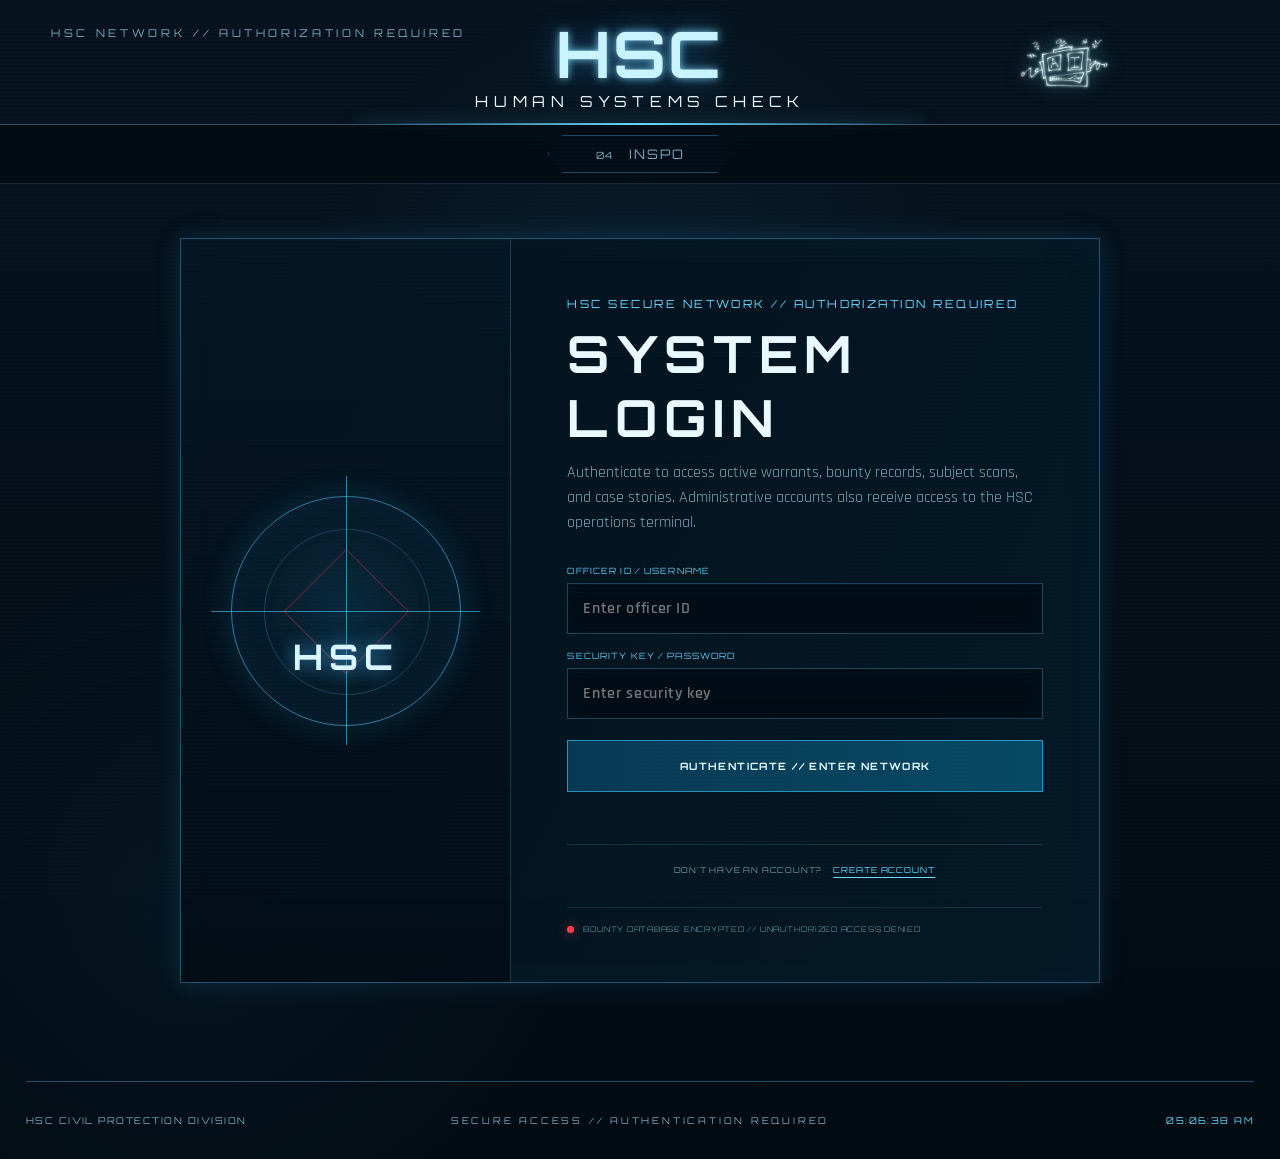
<file: Bounty_APP/Web/index.html>
<!doctype html>
<html lang="en">
<head>
  <meta charset="utf-8" />
  <meta name="viewport" content="width=device-width, initial-scale=1" />
  <meta name="theme-color" content="#06111b" />
  <title>HSC // Human Systems Check Web Application</title>
  <link rel="preconnect" href="https://fonts.googleapis.com">
  <link rel="preconnect" href="https://fonts.gstatic.com" crossorigin>
  <link href="https://fonts.googleapis.com/css2?family=Orbitron:wght@400;500;600;700;800&family=Rajdhani:wght@400;500;600;700&display=swap" rel="stylesheet">
  <link rel="stylesheet" href="styles.css" />
</head>
<body class="page hsc-single-app">
  <div class="scanlines" aria-hidden="true"></div>
  <div class="grid-overlay" aria-hidden="true"></div>

  <header class="site-header compact">
    <div id="header-context" class="header-left micro-copy">CIVIL PROTECTION // ACTIVE NETWORK</div>
    <a class="brand app-route" href="#home" data-route="home" aria-label="HSC home">
      <span class="brand-title">HSC</span>
      <span class="brand-subtitle">Human Systems Check</span>
    </a>
    <img class="robot-logo" src="assets/robot-logo.png" alt="HSC robot logo" />
    <button id="logout-button" class="logout-button header-logout" type="button" hidden>LOG OUT</button>
  </header>

  <nav class="top-nav top-nav-single" aria-label="Primary navigation">
    <a class="nav-chip app-route" href="#inspo" data-route="inspo"><span>04</span> INSPO</a>
    <a class="nav-chip app-route auth-only" href="#customer-service" data-route="customer-service"><span>05</span> CUSTOMER SERVICE</a>
  </nav>

  <main id="app-shell" class="single-app-shell">
    <section class="app-view" data-view="login" aria-hidden="true">
      <div class="login-shell">
        <section class="login-panel panel-frame" aria-labelledby="login-title">
          <div class="login-emblem" aria-hidden="true">
            <div class="login-reticle"><span></span><strong>HSC</strong></div>
          </div>
          <div class="login-copy">
            <p class="section-tag">HSC SECURE NETWORK // AUTHORIZATION REQUIRED</p>
            <h1 id="login-title">SYSTEM LOGIN</h1>
            <p class="login-intro">Authenticate to access active warrants, bounty records, subject scans, and case stories. Administrative accounts also receive access to the HSC operations terminal.</p>
            <form id="login-form" class="login-form" autocomplete="off">
              <label class="login-field">
                <span>OFFICER ID / USERNAME</span>
                <input id="login-username" name="username" type="text" autocomplete="username" required placeholder="Enter officer ID" />
              </label>
              <label class="login-field">
                <span>SECURITY KEY / PASSWORD</span>
                <input id="login-password" name="password" type="password" autocomplete="current-password" required placeholder="Enter security key" />
              </label>
              <button class="login-submit" type="submit">AUTHENTICATE // ENTER NETWORK</button>
              <p id="login-message" class="login-message" role="alert"></p>
            </form>

            <div class="signup-prompt">
              <span>DON'T HAVE AN ACCOUNT?</span>
              <button id="open-signup" class="signup-link" type="button">CREATE ACCOUNT</button>
            </div>

            <form id="signup-form" class="login-form signup-form" autocomplete="off" hidden>
              <div class="signup-heading">
                <p class="section-tag">NEW USER REGISTRATION</p>
                <button id="close-signup" class="signup-close" type="button" aria-label="Return to sign in">RETURN TO SIGN IN</button>
              </div>
              <label class="login-field">
                <span>DISPLAY NAME</span>
                <input id="signup-display-name" name="displayName" type="text" autocomplete="name" required placeholder="Enter display name" />
              </label>
              <label class="login-field">
                <span>USERNAME</span>
                <input id="signup-username" name="username" type="text" autocomplete="username" required minlength="3" placeholder="Create username" />
              </label>
              <label class="login-field">
                <span>PASSWORD</span>
                <input id="signup-password" name="password" type="password" autocomplete="new-password" required minlength="4" placeholder="Create password" />
              </label>
              <label class="login-field">
                <span>CONFIRM PASSWORD</span>
                <input id="signup-confirm-password" name="confirmPassword" type="password" autocomplete="new-password" required minlength="4" placeholder="Confirm password" />
              </label>
              <button class="login-submit signup-submit" type="submit">CREATE ACCOUNT // REGISTER</button>
              <p id="signup-message" class="login-message" role="alert"></p>
            </form>
            <div class="login-security-note">
              <span class="pulse-dot"></span>
              <span>BOUNTY DATABASE ENCRYPTED // UNAUTHORIZED ACCESS DENIED</span>
            </div>
          </div>
        </section>
      </div>
    </section>
    <section class="app-view" data-view="home" aria-hidden="true">
<div class="bounty-board-shell">
  <section class="bounty-board-head panel-frame">
    <div>
      <p class="section-tag">HSC GLOBAL THREAT DATABASE // ACTIVE WARRANTS</p>
      <h1>WANTED BOUNTY BOARD</h1>
      <p>Select a subject portrait to open the last-seen locator. Select the red bounty button to open that subject's case story.</p>
    </div>
  </section>
  <section class="bounty-list" id="bounty-list" aria-label="Wanted subject list"></section>
</div>
</section><section class="app-view" data-view="model" aria-hidden="true">
<div class="page-route-bar">
  <a class="route-action" href="#home">‹ RETURN TO HOME</a>
  <a class="route-action route-action-next" href="#story" id="model-story-link">GO TO STORY ›</a>
</div>
<div class="locator-layout">
  <aside class="data-panel wanted-panel">
    <p class="section-tag danger">// LAST SEEN //</p>
    <h1 id="model-subject-title">SUBJECT #7742-A</h1>
    <img alt="Selected wanted subject" class="small-portrait" id="model-subject-image" src="assets/subject-portrait.jpg"/>
    <dl class="spec-list">
      <div><dt>Classification</dt><dd id="model-classification">Augmented Human</dd></div>
      <div><dt>Threat Level</dt><dd class="danger" id="model-threat">Critical</dd></div>
      <div><dt>Bounty</dt><dd class="danger" id="model-bounty">$1,000,000</dd></div>
      <div><dt>Status</dt><dd id="model-status">At Large</dd></div>
      <div><dt>Alias</dt><dd id="model-alias">The Half Machine</dd></div>
    </dl>
  </aside>

  <section class="viewer-panel locator-panel">
    <div class="viewer-heading">
      <div>
        <p class="section-tag">BOUNTY LOCATOR</p>
        <h1>LAST KNOWN LOCATION</h1>
      </div>
      <div class="live-pill"><span></span> TRACKING DATA</div>
    </div>
    <div class="locator-status">
      <span>LAST SEEN</span>
      <strong id="model-last-seen-label">Neo Harbor / Sector 7</strong>
      <span class="locator-coordinates" id="model-coordinates">34.05360, -118.24550</span>
    </div>
    <div class="map-wrap">
      <div id="locator-map" aria-label="Map showing the selected bounty's last seen location"></div>
      <div class="map-overlay-corner top-left">HSC // LOCATION FEED</div>
      <div class="map-overlay-corner bottom-left">PIN = LAST VERIFIED SIGHTING</div>
      <div class="map-crosshair" aria-hidden="true"></div>
    </div>
    <div class="locator-help">
      <span>DRAG: PAN MAP</span>
      <span>SCROLL: ZOOM</span>
      <span>PIN: LAST VERIFIED SIGHTING</span>
    </div>
  </section>

  <aside class="data-panel diagnostics-panel">
    <p class="section-tag">LOCATION DATA</p>
    <dl class="spec-list">
      <div><dt>Subject ID</dt><dd id="model-id">7742-A</dd></div>
      <div><dt>Last Seen</dt><dd id="model-location">Neo Harbor / Sector 7</dd></div>
      <div><dt>Latitude</dt><dd id="model-latitude">34.05360</dd></div>
      <div><dt>Longitude</dt><dd id="model-longitude">-118.24550</dd></div>
      <div><dt>Tracking</dt><dd class="success">LAST VERIFIED</dd></div>
    </dl>
    <div class="diagnostic-box">
      <div class="diag-title">LOCATOR STATUS</div>
      <div class="meter"><span style="width: 92%"></span></div>
      <p id="locatorText">Last verified sighting loaded.</p>
    </div>
    <div class="model-note">
      <strong>EDIT THE LAST-SEEN PIN</strong>
      <p>Change each bounty's <code>lastSeen.lat</code> and <code>lastSeen.lng</code> values in <code>app.js</code> to move its locator pin.</p>
    </div>
  </aside>
</div>
</section><section class="app-view" data-view="story" aria-hidden="true">
<div class="page-route-bar">
  <a class="route-action" href="#home">‹ RETURN TO HOME</a>
  <a class="route-action route-action-next admin-only" href="#terminal">OPEN CASE TERMINAL ›</a>
</div>
<div class="story-layout">
<section class="story-hero panel-frame">
<div class="story-photo-wrap">
<img alt="Selected wanted subject" id="story-subject-image" src="assets/subject-portrait.jpg"/>
<span class="wanted-stamp">WANTED</span>
</div>
<article class="case-copy">
<p class="section-tag" id="story-case-tag">HSC // CASE FILE #7742-A</p>
<h1>SUBJECT STORY</h1>
<p class="lead" id="story-lead">A human mind. A machine advantage.</p>
<div id="story-body"></div>
<blockquote id="story-quote">“He doesn't just hack systems. He thinks inside them.”</blockquote>
</article>
<aside class="bounty-card">
<span>WANTED BOUNTY</span>
<strong id="story-bounty">$1,000,000</strong>
<small>SUBJECT AT LARGE</small>
<dl class="spec-list">
<div><dt>Subject ID</dt><dd id="story-id">#7742-A</dd></div>
<div><dt>Classification</dt><dd id="story-classification">Augmented Human</dd></div>
<div><dt>Threat</dt><dd class="danger" id="story-threat">Critical</dd></div>
<div><dt>Last Seen</dt><dd id="story-location">Neo Harbor / Sector 7</dd></div>
</dl>
</aside>
</section>
<section class="timeline panel-frame">
<div class="section-heading">
<p class="section-tag">TIMELINE // KEY EVENTS</p>
</div>
<div class="timeline-grid">
<article><span>2019</span><h3>HSC ENGINEER</h3><p>Joined advanced systems research and human-machine interface development.</p></article>
<article><span>2021</span><h3>ILLEGAL AUGMENTATION</h3><p>Underwent an unauthorized cybernetic integration procedure and vanished from official records.</p></article>
<article><span>2022</span><h3>NETWORK BREACHES</h3><p>Linked to repeated infrastructure and data-center intrusions across multiple districts.</p></article>
<article><span>2023</span><h3>HSC ATTACK</h3><p>Security records tie the subject to a coordinated breach of an HSC surveillance hub.</p></article>
<article><span>2024–PRESENT</span><h3>AT LARGE</h3><p>Current location unknown. False identities and synthetic biometrics are suspected.</p></article>
</div>
</section>
<section class="records-grid">
<article class="record-card panel-frame">
<p class="section-tag">CHARGES // ACTIVE WARRANTS</p>
<ul>
<li>Cyberterrorism</li>
<li>Unauthorized Human Augmentation</li>
<li>HSC System Infiltration</li>
<li>Theft of Classified Data</li>
<li>Sabotage of Automated Infrastructure</li>
</ul>
</article>
<article class="record-card panel-frame">
<p class="section-tag">INCIDENT NOTES // FIELD REPORTS</p>
<div class="incident"><time>2024.02.17</time><span>Civilian power-grid disruption // Neo Harbor.</span></div>
<div class="incident"><time>2023.11.14</time><span>HSC surveillance breach // multiple systems compromised.</span></div>
<div class="incident"><time>2023.06.03</time><span>Armed resistance during attempted apprehension.</span></div>
<div class="incident"><time>2022.12.11</time><span>Financial network intrusion // transfers under investigation.</span></div>
</article>
<article class="record-card panel-frame">
<p class="section-tag">EVIDENCE // RECOVERED</p>
<div class="evidence-grid">
<div><span>01</span><strong>Surveillance Frame</strong><small>Visual ID match</small></div>
<div><span>02</span><strong>Neural Interface</strong><small>Prototype hardware</small></div>
<div><span>03</span><strong>Encrypted Logs</strong><small>Partial recovery</small></div>
</div>
</article>
</section>
</div>
</section><section class="app-view" data-view="inspo" aria-hidden="true">
<div class="inspo-layout">
<section class="inspo-hero panel-frame">
<div class="inspo-hero-copy">
<p class="section-tag">INSPIRATION // CREATIVE DNA</p>
<h1>CYBERPUNK WORLD.<br/><span>TERMINATOR EDGE.</span></h1>
<p class="inspo-lead">
          Human Systems Check combines the atmosphere of <strong>Cyberpunk 2077</strong> with the human-versus-machine tension associated with <strong>The Terminator</strong>, then reshapes those ideas into its own futuristic police-file universe.
        </p>
</div>
<div aria-hidden="true" class="inspo-scan-card">
<div class="scan-core">
<span class="scan-ring ring-one"></span>
<span class="scan-ring ring-two"></span>
<span class="scan-cross horizontal"></span>
<span class="scan-cross vertical"></span>
<strong>HSC</strong>
<small>INSPIRATION MATRIX</small>
</div>
</div>
</section>
<section class="inspo-grid">
<article class="inspo-card panel-frame cyberpunk-card">
<div class="inspo-number">01</div>
<p class="section-tag">WORLD INSPIRATION</p>
<h2>CYBERPUNK 2077</h2>
<p>
          The world of HSC is inspired by Cyberpunk's vision of a dense future city where advanced technology is built into everyday life. Neon interfaces, corporate power, surveillance networks, cybernetic upgrades, digital crime, and the gap between powerful institutions and ordinary people all influence the site's setting.
        </p>
<p>
          HSC takes those ideas and turns them into a law-enforcement database: every screen feels like part of a city-wide security network tracking augmented people, dangerous technology, and crimes that can happen both on the street and inside connected systems.
        </p>
<div aria-label="Cyberpunk inspiration themes" class="inspo-tags">
<span>MEGACITY</span><span>AUGMENTATION</span><span>SURVEILLANCE</span><span>NEON TECH</span><span>CYBER CRIME</span>
</div>
</article>
<article class="inspo-card panel-frame terminator-card">
<div class="inspo-number">02</div>
<p class="section-tag danger">CHARACTER INSPIRATION</p>
<h2>THE TERMINATOR</h2>
<p>
          Subject #7742-A connects to The Terminator through the visual idea of a person caught between human and machine. His cybernetic side makes him look engineered, relentless, and dangerous, while the human side keeps his choices personal instead of purely programmed.
        </p>
<p>
          The biggest difference is his role in this story: #7742-A is a <strong>vigilante</strong>. He uses illegal augmentations and direct access to connected systems to go after people and organizations he believes are corrupt. To some citizens he may look like a protector; to HSC, his unauthorized methods, hacking, sabotage, and refusal to answer to the law make him a wanted threat.
        </p>
<div aria-label="Terminator inspiration themes" class="inspo-tags red-tags">
<span>HUMAN + MACHINE</span><span>RELENTLESS</span><span>VIGILANTE</span><span>CYBERNETIC</span><span>WANTED</span>
</div>
</article>
<article class="inspo-card panel-frame creators-card">
<div class="inspo-number">03</div>
<p class="section-tag">PROJECT CREDITS</p>
<h2>CREATED BY</h2>
<p>
          Human Systems Check was created by the team listed below. The names and roles in this section are loaded from <strong>creators.js</strong>, so you can change the credits without having to rebuild the page.
        </p>
<div aria-label="Project creators" class="creator-list" id="creator-list"></div>
<p class="creator-edit-note">EDIT NAMES: Open <strong>creators.js</strong> and change the text inside the creator entries.</p>
</article>
</section>
<section class="connection-panel panel-frame">
<div>
<p class="section-tag">HOW IT CONNECTS // HSC</p>
<h2>ONE WORLD, ONE WANTED SUBJECT</h2>
</div>
<div class="connection-flow">
<div class="flow-node">
<span>WORLD</span>
<strong>Cyberpunk-inspired city</strong>
<small>Technology, surveillance, augmentation and corporate control shape everyday life.</small>
</div>
<div class="flow-arrow">›</div>
<div class="flow-node">
<span>CHARACTER</span>
<strong>Terminator-inspired design</strong>
<small>A human-machine figure with a powerful cybernetic presence and a relentless mission.</small>
</div>
<div class="flow-arrow">›</div>
<div class="flow-node alert-node">
<span>HSC STORY</span>
<strong>Vigilante at large</strong>
<small>He fights corruption outside the law, putting him in direct conflict with the system tracking him.</small>
</div>
</div>
</section>
<section class="inspo-disclaimer panel-frame">
<span class="status-dot"></span>
<p><strong>CREATIVE NOTE:</strong> HSC is an original fictional project. Cyberpunk 2077 and The Terminator are referenced here as creative inspirations for atmosphere and character direction, not as part of the same fictional universe.</p>
</section>
</div>

</section><section class="app-view" data-view="customer-service" aria-hidden="true">
  <div class="customer-service-shell">
    <section class="customer-service-card panel-frame">
      <div class="customer-service-copy">
        <p class="section-tag">HSC SUPPORT NETWORK // CUSTOMER SERVICE</p>
        <h1>CUSTOMER SERVICE</h1>
        <p class="customer-service-intro">Need help with an HSC record, case access, or account issue? Contact the support desk below or request an appointment.</p>

        <div class="contact-grid">
          <article class="contact-item">
            <span>CONTACT NAME</span>
            <strong id="support-contact-name">HSC Customer Service</strong>
          </article>
          <article class="contact-item">
            <span>EMAIL</span>
            <a id="support-contact-email" href="mailto:support@example.com">support@example.com</a>
          </article>
          <article class="contact-item">
            <span>PHONE</span>
            <a id="support-contact-phone" href="tel:+15555550100">(555) 555-0100</a>
          </article>
          <article class="contact-item">
            <span>HOURS</span>
            <strong id="support-contact-hours">Mon-Fri // 9:00 AM-5:00 PM</strong>
          </article>
        </div>

        <button id="open-appointment" class="appointment-button" type="button">MAKE APPOINTMENT</button>
        <p class="appointment-note">Submitting an appointment request sends an email alert to the customer service email listed above.</p>
      </div>

      <form id="appointment-form" class="appointment-form" hidden>
        <div class="appointment-form-head">
          <div>
            <p class="section-tag">APPOINTMENT REQUEST // SECURE FORM</p>
            <h2>REQUEST APPOINTMENT</h2>
          </div>
          <button id="close-appointment" class="appointment-close" type="button" aria-label="Close appointment form">×</button>
        </div>
        <div class="appointment-fields">
          <label><span>YOUR NAME</span><input name="name" type="text" required maxlength="80" placeholder="Enter your name" /></label>
          <label><span>YOUR EMAIL</span><input name="email" type="email" required maxlength="120" placeholder="you@example.com" /></label>
          <label><span>PREFERRED DATE</span><input name="date" type="date" required /></label>
          <label><span>PREFERRED TIME</span><input name="time" type="time" required /></label>
          <label class="appointment-wide"><span>REASON / NOTES</span><textarea name="notes" rows="4" maxlength="600" placeholder="What would you like help with?"></textarea></label>
        </div>
        <div class="appointment-actions">
          <button class="appointment-button" type="submit">SEND APPOINTMENT REQUEST</button>
          <span id="appointment-message" class="appointment-message" role="status"></span>
        </div>
      </form>
    </section>
  </div>
</section><section class="app-view" data-view="terminal" aria-hidden="true">
<div class="page-route-bar">
  <a class="route-action" href="#home">‹ RETURN TO HOME</a>
  <span class="route-context">HSC CASE TERMINAL</span>
</div>
<div class="application-layout">
<section class="terminal-hero panel-frame">
<div>
<p class="section-tag">HSC OPERATIONS // LIVE INTERFACE</p>
<h1>CASE TERMINAL</h1>
<p>Search active records, review threat data, and submit new field reports. Reports are saved on this device so the application stays interactive without a server.</p>
</div>
<div aria-label="Network status" class="terminal-network">
<span class="status-dot"></span>
<div><small>NETWORK STATUS</small><strong>ONLINE</strong></div>
<div><small>ACCESS LEVEL</small><strong>FIELD AGENT</strong></div>
</div>
</section>
<section aria-label="Case statistics" class="terminal-stats">
<article class="terminal-stat panel-frame"><span>ACTIVE CASES</span><strong id="stat-active">0</strong><small>Current database</small></article>
<article class="terminal-stat panel-frame"><span>HIGH THREAT</span><strong id="stat-high">0</strong><small>Priority response</small></article>
<article class="terminal-stat panel-frame"><span>OPEN REPORTS</span><strong id="stat-reports">0</strong><small>Saved locally</small></article>
<article class="terminal-stat panel-frame"><span>PRIMARY SUBJECT</span><strong class="subject-stat">7742-A</strong><small>At large</small></article>
</section>
<section class="terminal-grid">
<section class="case-browser panel-frame">
<div class="terminal-section-head">
<div>
<p class="section-tag">DATABASE // SUBJECT INDEX</p>
<h2>CASE RECORDS</h2>
</div>
<span class="result-count" id="result-count">0 RECORDS</span>
</div>
<div class="case-tools">
<label class="terminal-field terminal-search">
<span>SEARCH DATABASE</span>
<input autocomplete="off" id="case-search" placeholder="Name, ID, alias, location..." type="search"/>
</label>
<label class="terminal-field">
<span>THREAT</span>
<select id="threat-filter">
<option value="all">All levels</option>
<option value="critical">Critical</option>
<option value="high">High</option>
<option value="medium">Medium</option>
<option value="low">Low</option>
</select>
</label>
<label class="terminal-field">
<span>STATUS</span>
<select id="status-filter">
<option value="all">All statuses</option>
<option value="At Large">At Large</option>
<option value="Wanted">Wanted</option>
<option value="Under Watch">Under Watch</option>
<option value="Contained">Contained</option>
</select>
</label>
</div>
<div aria-live="polite" class="case-list" id="case-list"></div>
</section>
<aside aria-live="polite" class="case-detail panel-frame">
<div class="terminal-section-head">
<div>
<p class="section-tag">SELECTED RECORD</p>
<h2 id="detail-id">CASE #7742-A</h2>
</div>
<span class="case-status danger-status" id="detail-status">AT LARGE</span>
</div>
<div class="detail-portrait-wrap">
<img alt="Selected case subject" id="detail-image" src="assets/subject-portrait.jpg"/>
<span class="threat-badge threat-critical" id="detail-threat-badge">CRITICAL</span>
</div>
<h3 id="detail-name">Subject 7742-A</h3>
<p class="detail-alias" id="detail-alias">Alias: The Half Machine</p>
<p class="detail-summary" id="detail-summary"></p>
<dl class="spec-list terminal-spec-list">
<div><dt>Classification</dt><dd id="detail-classification">Augmented Human</dd></div>
<div><dt>Last Seen</dt><dd id="detail-location">Neo Harbor</dd></div>
<div><dt>Bounty</dt><dd id="detail-bounty">$1,000,000</dd></div>
<div><dt>Case Status</dt><dd id="detail-case-status">At Large</dd></div>
</dl>
</aside>
</section>
<section class="reports-grid">
<section class="report-form-card panel-frame">
<div class="terminal-section-head">
<div>
<p class="section-tag">FIELD OPERATIONS // INPUT</p>
<h2>SUBMIT INCIDENT REPORT</h2>
</div>
<span class="encrypted-label">LOCAL // ENCRYPTED</span>
</div>
<form class="incident-form" id="incident-form">
<div class="form-row">
<label class="terminal-field"><span>AGENT / OFFICER</span><input maxlength="50" name="officer" placeholder="Agent name" required=""/></label>
<label class="terminal-field"><span>SUBJECT / CASE ID</span><input maxlength="30" name="caseId" placeholder="7742-A" required=""/></label>
</div>
<div class="form-row">
<label class="terminal-field"><span>INCIDENT TYPE</span>
<select name="type" required="">
<option value="Sighted Subject">Sighted Subject</option>
<option value="Cyber Intrusion">Cyber Intrusion</option>
<option value="Property Damage">Property Damage</option>
<option value="Armed Encounter">Armed Encounter</option>
<option value="Evidence Recovered">Evidence Recovered</option>
<option value="Other">Other</option>
</select>
</label>
<label class="terminal-field"><span>PRIORITY</span>
<select name="priority" required="">
<option value="High">High</option>
<option value="Medium">Medium</option>
<option value="Low">Low</option>
</select>
</label>
</div>
<label class="terminal-field"><span>LOCATION</span><input maxlength="80" name="location" placeholder="District / sector / street" required=""/></label>
<label class="terminal-field"><span>REPORT DETAILS</span><textarea maxlength="600" name="details" placeholder="Describe the incident, evidence, and actions taken..." required="" rows="5"></textarea></label>
<div class="form-actions">
<button class="terminal-button primary" type="submit">TRANSMIT REPORT</button>
<button class="terminal-button" type="reset">CLEAR FORM</button>
<span class="form-message" id="form-message" role="status"></span>
</div>
</form>
</section>
<section class="report-log-card panel-frame">
<div class="terminal-section-head">
<div>
<p class="section-tag">FIELD OPERATIONS // LOG</p>
<h2>RECENT REPORTS</h2>
</div>
<button class="text-button" id="clear-reports" type="button">CLEAR SAVED</button>
</div>
<div aria-live="polite" class="report-list" id="report-list"></div>
</section>
</section>
</div>
</section>
  </main>

  <footer class="site-footer">
    <span>HSC CIVIL PROTECTION DIVISION</span>
    <span id="footer-motto" class="footer-motto">REAL PEOPLE · REAL THREATS · REAL SOLUTIONS</span>
    <span id="clock">--:--:--</span>
  </footer>

  <script src="creators.js"></script>
  <script src="auth-config.js"></script>
  <script src="customer-service-config.js"></script>
  <script src="app.js"></script>
  <script src="application.js"></script>
  <script src="model.js"></script>
</body>
</html>
</file>
<file: Bounty_APP/Web/styles.css>
:root {
  --bg: #04101a;
  --bg-soft: #071a29;
  --panel: rgba(5, 20, 32, 0.82);
  --panel-strong: rgba(3, 14, 24, 0.95);
  --line: rgba(92, 190, 255, 0.36);
  --line-strong: rgba(113, 211, 255, 0.78);
  --cyan: #6ad8ff;
  --cyan-bright: #c9f3ff;
  --blue: #249dff;
  --red: #ff3e4d;
  --red-soft: rgba(255, 62, 77, 0.18);
  --green: #64ffb6;
  --text: #dff6ff;
  --muted: #7ca7be;
  --shadow: 0 0 24px rgba(47, 171, 255, 0.16);
}

* { box-sizing: border-box; }
html { min-height: 100%; background: var(--bg); }
body {
  margin: 0;
  min-height: 100vh;
  color: var(--text);
  font-family: "Rajdhani", system-ui, sans-serif;
  background:
    radial-gradient(circle at 50% 30%, rgba(28, 126, 194, 0.12), transparent 34%),
    radial-gradient(circle at 15% 80%, rgba(21, 86, 127, 0.12), transparent 26%),
    linear-gradient(180deg, #06131e 0%, #020b12 100%);
  overflow-x: hidden;
}

body::before {
  content: "";
  position: fixed;
  inset: 0;
  pointer-events: none;
  background:
    linear-gradient(90deg, transparent 49.8%, rgba(88, 186, 255, .06) 50%, transparent 50.2%),
    linear-gradient(0deg, transparent 49.8%, rgba(88, 186, 255, .045) 50%, transparent 50.2%);
  background-size: 120px 120px;
  opacity: .5;
  z-index: -4;
}

a { color: inherit; text-decoration: none; }
button { font: inherit; }

.scanlines {
  position: fixed;
  inset: 0;
  pointer-events: none;
  background: repeating-linear-gradient(to bottom, rgba(255,255,255,.018) 0, rgba(255,255,255,.018) 1px, transparent 1px, transparent 4px);
  mix-blend-mode: screen;
  opacity: .34;
  z-index: 30;
}

.grid-overlay {
  position: fixed;
  inset: 0;
  pointer-events: none;
  background-image:
    linear-gradient(rgba(84, 190, 255, .045) 1px, transparent 1px),
    linear-gradient(90deg, rgba(84, 190, 255, .045) 1px, transparent 1px);
  background-size: 48px 48px;
  mask-image: linear-gradient(to bottom, transparent, black 30%, black 80%, transparent);
  z-index: -3;
}

.site-header {
  position: relative;
  display: grid;
  grid-template-columns: 1fr auto 1fr;
  align-items: center;
  min-height: 144px;
  padding: 18px 4vw 10px;
  border-bottom: 1px solid var(--line);
}

.site-header::after {
  content: "";
  position: absolute;
  bottom: -1px;
  left: 28%;
  right: 28%;
  height: 2px;
  background: linear-gradient(90deg, transparent, var(--cyan), transparent);
  box-shadow: 0 0 16px rgba(106,216,255,.55);
}

.site-header.compact { min-height: 118px; }

.header-left {
  justify-self: start;
  align-self: start;
  padding-top: 8px;
}

.micro-copy {
  color: var(--muted);
  font-family: "Orbitron", sans-serif;
  font-size: .67rem;
  letter-spacing: .34em;
}

.brand {
  display: flex;
  flex-direction: column;
  align-items: center;
  line-height: 1;
  text-transform: uppercase;
}

.brand-title {
  font-family: "Orbitron", sans-serif;
  font-size: clamp(3.2rem, 6vw, 5.8rem);
  font-weight: 700;
  letter-spacing: .04em;
  color: var(--cyan-bright);
  text-shadow: 0 0 8px rgba(132, 223, 255, .85), 0 0 28px rgba(54, 160, 255, .42);
}

.compact .brand-title { font-size: clamp(2.4rem, 5vw, 4rem); }

.brand-subtitle {
  margin-top: 8px;
  font-family: "Orbitron", sans-serif;
  font-size: clamp(.62rem, 1.2vw, .95rem);
  letter-spacing: .38em;
  color: #edfaff;
  white-space: nowrap;
}

.robot-logo {
  justify-self: end;
  width: clamp(96px, 12vw, 160px);
  max-height: 96px;
  object-fit: contain;
  filter: drop-shadow(0 0 9px rgba(108,220,255,.55));
  margin-right: 88px;
}

.top-nav {
  display: flex;
  justify-content: center;
  gap: 14px;
  flex-wrap: wrap;
  padding: 18px 16px 8px;
}

.nav-chip {
  min-width: 160px;
  padding: 10px 22px;
  border: 1px solid rgba(94, 178, 235, .35);
  clip-path: polygon(8% 0, 92% 0, 100% 50%, 92% 100%, 8% 100%, 0 50%);
  background: rgba(4,16,27,.62);
  color: var(--muted);
  text-align: center;
  text-transform: uppercase;
  font-family: "Orbitron", sans-serif;
  font-size: .82rem;
  letter-spacing: .14em;
  transition: .25s ease;
}

.nav-chip span { display: inline-block; margin-right: 9px; font-size: .62rem; }
.nav-chip:hover, .nav-chip.active {
  color: var(--cyan-bright);
  border-color: var(--cyan);
  background: rgba(17, 70, 105, .42);
  box-shadow: inset 0 0 18px rgba(34,163,255,.18), 0 0 18px rgba(34,163,255,.18);
}

.home-shell {
  width: min(1480px, 96vw);
  margin: 18px auto 0;
  display: grid;
  grid-template-columns: minmax(180px, 240px) minmax(480px, 760px) minmax(180px, 240px);
  gap: 26px;
  align-items: center;
}

.side-panel {
  min-height: 560px;
  padding: 40px 24px;
  border-inline: 1px solid rgba(90,180,240,.16);
  color: var(--muted);
}

.side-panel h2 {
  margin: 28px 0;
  font-family: "Orbitron", sans-serif;
  font-size: clamp(1.2rem, 2vw, 1.8rem);
  font-weight: 400;
  letter-spacing: .28em;
  line-height: 1.55;
  text-transform: uppercase;
}

.panel-kicker, .section-tag {
  margin: 0;
  color: var(--cyan);
  font-family: "Orbitron", sans-serif;
  letter-spacing: .22em;
  font-size: .7rem;
  text-transform: uppercase;
}

.divider {
  width: 34px;
  height: 3px;
  margin: 22px 0;
  background: var(--cyan);
  box-shadow: 0 0 12px rgba(106,216,255,.4);
}

.status-block {
  display: flex;
  gap: 10px;
  align-items: center;
  margin-top: 56px;
  font-family: "Orbitron", sans-serif;
  font-size: .62rem;
  letter-spacing: .12em;
  line-height: 1.7;
}

.status-dot {
  width: 8px;
  height: 8px;
  border-radius: 50%;
  background: var(--green);
  box-shadow: 0 0 12px var(--green);
  flex: 0 0 auto;
}

.mini-readout {
  display: grid;
  grid-template-columns: 1fr 1fr;
  gap: 8px 14px;
  margin-top: 38px;
  font-family: "Orbitron", sans-serif;
  font-size: .62rem;
  letter-spacing: .1em;
}
.mini-readout strong { color: var(--cyan-bright); text-align: right; }

.subject-zone { position: relative; text-align: center; }
.hud-label {
  position: absolute;
  top: 34px;
  z-index: 4;
  color: var(--muted);
  font-family: "Orbitron", sans-serif;
  font-size: .67rem;
  letter-spacing: .16em;
  text-align: left;
}
.hud-label-left { left: 34px; }
.hud-label-right { right: 34px; }
.danger { color: var(--red) !important; }
.success { color: var(--green) !important; }

.portrait-link { display: block; }
.portrait-frame {
  position: relative;
  overflow: hidden;
  aspect-ratio: 1.08 / 1;
  border: 1px solid var(--line-strong);
  background: #06131f;
  box-shadow: var(--shadow), inset 0 0 54px rgba(34,163,255,.08);
  clip-path: polygon(4% 0, 96% 0, 100% 6%, 100% 94%, 96% 100%, 4% 100%, 0 94%, 0 6%);
}

.portrait-frame::after {
  content: "";
  position: absolute;
  inset: 0;
  background: linear-gradient(90deg, transparent 49.7%, rgba(94, 204, 255, .5) 50%, transparent 50.3%);
  pointer-events: none;
}

.portrait-frame img {
  width: 100%;
  height: 100%;
  object-fit: cover;
  object-position: center;
  filter: contrast(1.03) saturate(.9) brightness(.92);
  transition: transform .5s ease, filter .5s ease;
}

.portrait-link:hover img { transform: scale(1.025); filter: contrast(1.08) saturate(1.05) brightness(1); }

.corner { position: absolute; width: 34px; height: 34px; z-index: 3; }
.c1 { top: 22%; left: 17%; border-top: 2px solid var(--cyan-bright); border-left: 2px solid var(--cyan-bright); }
.c2 { top: 22%; right: 17%; border-top: 2px solid var(--cyan-bright); border-right: 2px solid var(--cyan-bright); }
.c3 { bottom: 19%; left: 17%; border-bottom: 2px solid var(--cyan-bright); border-left: 2px solid var(--cyan-bright); }
.c4 { bottom: 19%; right: 17%; border-bottom: 2px solid var(--cyan-bright); border-right: 2px solid var(--cyan-bright); }

.crosshair { position: absolute; z-index: 2; opacity: .35; pointer-events: none; }
.crosshair-x { left: 10%; right: 10%; top: 50%; height: 1px; background: var(--cyan); }
.crosshair-y { top: 12%; bottom: 12%; left: 50%; width: 1px; background: var(--cyan); }

.portrait-hover {
  position: absolute;
  left: 50%;
  bottom: 26px;
  transform: translateX(-50%) translateY(14px);
  z-index: 5;
  padding: 9px 14px;
  border: 1px solid var(--cyan);
  background: rgba(2,10,18,.88);
  color: var(--cyan-bright);
  font-family: "Orbitron", sans-serif;
  font-size: .67rem;
  letter-spacing: .14em;
  opacity: 0;
  transition: .25s ease;
}
.portrait-link:hover .portrait-hover { opacity: 1; transform: translateX(-50%) translateY(0); }

.bounty-button {
  position: relative;
  z-index: 5;
  width: 86%;
  margin: -18px auto 0;
  min-height: 92px;
  display: flex;
  align-items: center;
  justify-content: space-between;
  gap: 18px;
  padding: 14px 34px;
  border: 2px solid var(--red);
  background: linear-gradient(180deg, rgba(87,11,20,.96), rgba(31,4,10,.96));
  clip-path: polygon(5% 0, 95% 0, 100% 30%, 100% 70%, 95% 100%, 5% 100%, 0 70%, 0 30%);
  box-shadow: 0 0 18px rgba(255,62,77,.42), inset 0 0 22px rgba(255,62,77,.16);
  transition: .25s ease;
}
.bounty-button:hover { transform: translateY(-3px); box-shadow: 0 0 32px rgba(255,62,77,.65), inset 0 0 28px rgba(255,62,77,.22); }
.bounty-button strong {
  display: block;
  color: #fff;
  font-family: "Orbitron", sans-serif;
  font-size: clamp(1rem, 2vw, 1.65rem);
  letter-spacing: .03em;
  text-shadow: 0 0 10px rgba(255,70,80,.78);
}
.bounty-button small {
  display: block;
  margin-top: 8px;
  color: #a7bdc8;
  font-family: "Orbitron", sans-serif;
  font-size: .58rem;
  letter-spacing: .28em;
}
.chev { color: var(--red); font-size: 2.2rem; }

.subject-meta {
  display: flex;
  flex-wrap: wrap;
  justify-content: center;
  gap: 18px 28px;
  margin-top: 24px;
  color: var(--muted);
  font-family: "Orbitron", sans-serif;
  font-size: .58rem;
  letter-spacing: .13em;
}

.site-footer {
  width: min(1500px, 96vw);
  margin: 28px auto 0;
  min-height: 78px;
  display: grid;
  grid-template-columns: 1fr auto 1fr;
  align-items: center;
  gap: 18px;
  border-top: 1px solid var(--line);
  color: var(--muted);
  font-family: "Orbitron", sans-serif;
  font-size: .58rem;
  letter-spacing: .16em;
  text-transform: uppercase;
}
.site-footer > :last-child { justify-self: end; color: var(--cyan); }
.footer-motto { justify-self: center; letter-spacing: .3em; }

/* Shared panel styling */
.panel-frame, .data-panel, .viewer-panel {
  border: 1px solid var(--line);
  background: linear-gradient(180deg, rgba(7,23,36,.88), rgba(3,13,22,.9));
  box-shadow: inset 0 0 40px rgba(26,111,167,.05), var(--shadow);
}

/* Bounty locator */
.locator-layout {
  width: min(1500px, 97vw);
  margin: 20px auto 0;
  display: grid;
  grid-template-columns: minmax(220px, 270px) minmax(520px, 1fr) minmax(230px, 300px);
  gap: 16px;
  align-items: stretch;
}

.data-panel { padding: 18px; }
.data-panel h1, .viewer-heading h1 {
  margin: 8px 0 16px;
  font-family: "Orbitron", sans-serif;
  font-size: 1rem;
  letter-spacing: .08em;
}

.small-portrait {
  width: 100%;
  aspect-ratio: 1 / 1;
  object-fit: cover;
  border: 1px solid var(--line-strong);
  margin-bottom: 16px;
}

.spec-list { margin: 0; }
.spec-list > div {
  display: grid;
  grid-template-columns: 1fr 1fr;
  gap: 12px;
  padding: 9px 0;
  border-bottom: 1px solid rgba(100,190,240,.12);
}
.spec-list dt {
  color: var(--muted);
  font-family: "Orbitron", sans-serif;
  font-size: .6rem;
  text-transform: uppercase;
  letter-spacing: .1em;
}
.spec-list dd {
  margin: 0;
  color: var(--cyan-bright);
  font-size: .9rem;
  text-align: right;
}

.viewer-panel { padding: 16px; min-width: 0; }
.viewer-heading { display: flex; justify-content: space-between; gap: 20px; align-items: center; }
.live-pill {
  display: flex;
  gap: 8px;
  align-items: center;
  color: var(--green);
  font-family: "Orbitron", sans-serif;
  font-size: .62rem;
}
.live-pill span { width: 7px; height: 7px; border-radius: 50%; background: var(--green); box-shadow: 0 0 11px var(--green); }

.locator-status {
  display: grid;
  grid-template-columns: auto 1fr auto;
  gap: 14px;
  align-items: center;
  margin: 0 0 12px;
  padding: 10px 14px;
  border: 1px solid rgba(106,216,255,.28);
  background: rgba(2,12,21,.75);
  color: var(--muted);
  font-family: "Orbitron", sans-serif;
  font-size: .62rem;
  letter-spacing: .1em;
}
.locator-status strong { color: var(--cyan-bright); font-size: .72rem; }
.locator-coordinates { color: var(--cyan); white-space: nowrap; }

.map-wrap {
  position: relative;
  height: 620px;
  overflow: hidden;
  border: 1px solid var(--line-strong);
  background: #07131c;
  box-shadow: inset 0 0 30px rgba(0,0,0,.25);
}
#locator-map { width: 100%; height: 100%; min-height: 420px; }
#locator-map .leaflet-tile { filter: saturate(.65) brightness(.78) contrast(1.08); }
#locator-map .leaflet-control-zoom a {
  background: rgba(3,14,24,.92);
  color: var(--cyan-bright);
  border-color: var(--line);
}
#locator-map .leaflet-control-attribution {
  background: rgba(3,14,24,.84);
  color: var(--muted);
}
#locator-map .leaflet-control-attribution a { color: var(--cyan); }

.map-overlay-corner {
  position: absolute;
  z-index: 500;
  pointer-events: none;
  padding: 7px 10px;
  border: 1px solid rgba(106,216,255,.45);
  background: rgba(2,10,18,.8);
  color: var(--cyan-bright);
  font-family: "Orbitron", sans-serif;
  font-size: .55rem;
  letter-spacing: .12em;
}
.map-overlay-corner.top-left { top: 14px; left: 14px; }
.map-overlay-corner.bottom-left { bottom: 14px; left: 14px; color: var(--red); border-color: rgba(255,62,77,.45); }

.map-crosshair {
  position: absolute;
  z-index: 400;
  pointer-events: none;
  inset: 12% 10%;
  border: 1px solid rgba(106,216,255,.15);
}
.map-crosshair::before,
.map-crosshair::after {
  content: "";
  position: absolute;
  background: rgba(106,216,255,.16);
}
.map-crosshair::before { width: 100%; height: 1px; top: 50%; left: 0; }
.map-crosshair::after { height: 100%; width: 1px; left: 50%; top: 0; }

.locator-help {
  display: flex;
  justify-content: space-between;
  gap: 12px;
  padding-top: 10px;
  color: var(--muted);
  font-family: "Orbitron", sans-serif;
  font-size: .55rem;
  letter-spacing: .12em;
}
.leaflet-popup-content-wrapper, .leaflet-popup-tip {
  background: #06131f;
  color: var(--text);
  border: 1px solid var(--line);
}
.leaflet-popup-content { font-family: "Rajdhani", system-ui, sans-serif; }
.leaflet-popup-content strong { color: var(--cyan-bright); }

.diagnostic-box, .model-note {
  margin-top: 22px;
  padding: 15px;
  border: 1px solid rgba(100,190,240,.22);
  background: rgba(2,12,20,.55);
}
.diag-title {
  margin-bottom: 12px;
  color: var(--cyan-bright);
  font-family: "Orbitron", sans-serif;
  font-size: .66rem;
  letter-spacing: .16em;
}
.meter { height: 7px; margin: 8px 0; background: rgba(98,180,225,.1); overflow: hidden; }
.meter span { display: block; height: 100%; background: linear-gradient(90deg, #2183d0, #6de0ff); box-shadow: 0 0 8px rgba(106,216,255,.5); }
.diagnostic-box p, .model-note p { color: var(--muted); font-size: .82rem; line-height: 1.45; }
.model-note code { color: var(--cyan); }

/* Story */
.story-layout { width: min(1480px, 96vw); margin: 20px auto 0; }
.story-hero {
  display: grid;
  grid-template-columns: minmax(260px, 360px) 1fr minmax(240px, 300px);
  gap: 28px;
  padding: 22px;
}
.story-photo-wrap { position: relative; min-height: 460px; }
.story-photo-wrap img { width: 100%; height: 100%; object-fit: cover; border: 1px solid var(--line-strong); }
.wanted-stamp {
  position: absolute;
  left: 16px;
  bottom: 16px;
  padding: 7px 12px;
  border: 2px solid var(--red);
  color: var(--red);
  font-family: "Orbitron", sans-serif;
  font-weight: 700;
  font-size: 1.3rem;
  letter-spacing: .08em;
  background: rgba(12,3,6,.74);
  box-shadow: 0 0 14px rgba(255,62,77,.3);
}
.case-copy h1 {
  margin: 10px 0 0;
  font-family: "Orbitron", sans-serif;
  font-size: clamp(2rem, 4vw, 3.4rem);
  letter-spacing: .06em;
}
.case-copy .lead { margin-top: 2px; color: var(--cyan); font-family: "Orbitron", sans-serif; letter-spacing: .18em; text-transform: uppercase; }
.case-copy > p:not(.section-tag):not(.lead) { color: #a8c4d3; line-height: 1.75; font-size: 1.02rem; }
.case-copy blockquote {
  margin: 26px 0 0;
  padding: 16px 22px;
  border-left: 3px solid var(--red);
  background: rgba(3,14,23,.72);
  color: var(--cyan-bright);
  font-family: "Orbitron", sans-serif;
  font-style: italic;
  letter-spacing: .12em;
}

.bounty-card {
  align-self: start;
  padding: 20px;
  border: 1px solid var(--red);
  background: linear-gradient(180deg, rgba(62,10,17,.44), rgba(4,14,22,.9));
  text-align: center;
  box-shadow: 0 0 20px rgba(255,62,77,.12);
}
.bounty-card > span, .bounty-card > small { display: block; font-family: "Orbitron", sans-serif; letter-spacing: .12em; }
.bounty-card > strong { display: block; margin: 8px 0; color: white; font-family: "Orbitron", sans-serif; font-size: 2.5rem; text-shadow: 0 0 15px rgba(255,62,77,.6); }
.bounty-card > small { color: var(--muted); font-size: .62rem; margin-bottom: 18px; }

.timeline { margin-top: 18px; padding: 20px; }
.timeline-grid { display: grid; grid-template-columns: repeat(5, 1fr); gap: 0; margin-top: 20px; }
.timeline-grid article {
  position: relative;
  padding: 26px 18px 10px;
  border-top: 2px solid rgba(80,175,235,.42);
}
.timeline-grid article::before {
  content: "";
  position: absolute;
  top: -7px;
  left: 16px;
  width: 11px;
  height: 11px;
  border-radius: 50%;
  background: var(--bg);
  border: 2px solid var(--cyan);
  box-shadow: 0 0 8px rgba(106,216,255,.5);
}
.timeline-grid article:last-child { border-top-color: rgba(255,62,77,.65); }
.timeline-grid article:last-child::before { border-color: var(--red); box-shadow: 0 0 8px rgba(255,62,77,.5); }
.timeline-grid span { color: var(--cyan); font-family: "Orbitron", sans-serif; font-size: .72rem; }
.timeline-grid h3 { margin: 8px 0; font-family: "Orbitron", sans-serif; font-size: .75rem; letter-spacing: .06em; }
.timeline-grid p { margin: 0; color: var(--muted); font-size: .82rem; line-height: 1.45; }

.records-grid { display: grid; grid-template-columns: .8fr 1.1fr 1fr; gap: 18px; margin-top: 18px; }
.record-card { padding: 20px; }
.record-card ul { margin: 16px 0 0; padding-left: 18px; color: #acc7d5; line-height: 1.8; }
.record-card li::marker { color: var(--cyan); }
.incident { display: grid; grid-template-columns: 90px 1fr; gap: 14px; padding: 10px 0; border-bottom: 1px solid rgba(100,190,240,.1); }
.incident time { color: var(--cyan); font-family: "Orbitron", sans-serif; font-size: .62rem; }
.incident span { color: var(--muted); }
.evidence-grid { display: grid; grid-template-columns: repeat(3, 1fr); gap: 10px; margin-top: 16px; }
.evidence-grid div { min-height: 120px; padding: 12px; border: 1px solid rgba(100,190,240,.22); background: linear-gradient(180deg, rgba(9,37,55,.7), rgba(3,14,22,.8)); }
.evidence-grid span, .evidence-grid strong, .evidence-grid small { display: block; }
.evidence-grid span { color: var(--cyan); font-family: "Orbitron", sans-serif; font-size: .62rem; }
.evidence-grid strong { margin-top: 30px; font-size: .9rem; }
.evidence-grid small { color: var(--muted); }

@media (max-width: 1120px) {
  .home-shell { grid-template-columns: 1fr minmax(480px, 700px); }
  .right-panel { display: none; }
  .locator-layout { grid-template-columns: 220px 1fr; }
  .diagnostics-panel { grid-column: 1 / -1; }
  .story-hero { grid-template-columns: 280px 1fr; }
  .bounty-card { grid-column: 1 / -1; }
  .records-grid { grid-template-columns: 1fr 1fr; }
  .records-grid > :last-child { grid-column: 1 / -1; }
}

@media (max-width: 780px) {
  .site-header { min-height: 110px; grid-template-columns: 1fr auto; padding-inline: 20px; }
  .header-left { display: none; }
  .brand { justify-self: start; }
  .brand-title { font-size: 2.8rem; }
  .brand-subtitle { font-size: .56rem; letter-spacing: .22em; }
  .robot-logo { width: 92px; }
  .top-nav { gap: 7px; }
  .nav-chip { min-width: 0; flex: 1 1 105px; padding: 9px 12px; font-size: .68rem; }
  .home-shell { display: block; width: min(94vw, 700px); }
  .side-panel { display: none; }
  .hud-label { top: 18px; }
  .portrait-frame { aspect-ratio: .95 / 1; }
  .bounty-button { width: 94%; padding-inline: 18px; }
  .subject-meta { font-size: .51rem; }
  .site-footer { grid-template-columns: 1fr auto; padding: 18px 0; }
  .footer-motto { display: none; }

  .locator-layout { display: block; width: 94vw; }
  .data-panel, .viewer-panel { margin-bottom: 14px; }
  .wanted-panel { display: grid; grid-template-columns: 120px 1fr; gap: 12px; }
  .wanted-panel .section-tag, .wanted-panel h1 { grid-column: 1 / -1; }
  .small-portrait { margin: 0; }
  .canvas-wrap { height: 520px; }
  .viewer-controls { grid-template-columns: 1fr 1fr; }

  .story-hero { display: block; }
  .story-photo-wrap { min-height: 420px; margin-bottom: 20px; }
  .bounty-card { margin-top: 20px; }
  .timeline-grid { grid-template-columns: 1fr; }
  .timeline-grid article { border-top: 0; border-left: 2px solid rgba(80,175,235,.42); padding: 12px 12px 20px 24px; }
  .timeline-grid article::before { left: -7px; top: 16px; }
  .records-grid { grid-template-columns: 1fr; }
  .records-grid > :last-child { grid-column: auto; }
}

@media (max-width: 500px) {
  .brand-subtitle { max-width: 230px; white-space: normal; line-height: 1.4; }
  .portrait-hover { display: none; }
  .bounty-button strong { font-size: .92rem; }
  .chev { font-size: 1.5rem; }
  .canvas-wrap { height: 430px; }
  .story-photo-wrap { min-height: 360px; }
  .evidence-grid { grid-template-columns: 1fr; }
}

/* Inspiration page */
.inspo-layout {
  width: min(1480px, 96vw);
  margin: 20px auto 0;
}

.inspo-hero {
  min-height: 360px;
  display: grid;
  grid-template-columns: 1.35fr .65fr;
  gap: 34px;
  align-items: center;
  padding: clamp(28px, 5vw, 66px);
  overflow: hidden;
  position: relative;
}

.inspo-hero::before {
  content: "";
  position: absolute;
  inset: 0;
  pointer-events: none;
  background:
    linear-gradient(115deg, rgba(31, 147, 219, .12), transparent 42%),
    linear-gradient(295deg, rgba(255, 62, 77, .09), transparent 35%);
}

.inspo-hero-copy { position: relative; z-index: 1; }
.inspo-hero h1 {
  margin: 14px 0 20px;
  font-family: "Orbitron", sans-serif;
  font-size: clamp(2.1rem, 5vw, 5rem);
  line-height: 1.02;
  letter-spacing: .035em;
  color: var(--cyan-bright);
  text-shadow: 0 0 22px rgba(77, 190, 255, .28);
}
.inspo-hero h1 span { color: #fff; }
.inspo-lead {
  max-width: 880px;
  margin: 0;
  color: #a9c9d8;
  font-size: clamp(1rem, 1.35vw, 1.18rem);
  line-height: 1.75;
}
.inspo-lead strong { color: var(--cyan-bright); }

.inspo-scan-card {
  position: relative;
  z-index: 1;
  min-height: 255px;
  display: grid;
  place-items: center;
  border: 1px solid rgba(95, 194, 250, .24);
  background: radial-gradient(circle, rgba(26, 118, 174, .16), rgba(2, 11, 18, .3) 65%);
  clip-path: polygon(10% 0, 90% 0, 100% 10%, 100% 90%, 90% 100%, 10% 100%, 0 90%, 0 10%);
}
.scan-core {
  position: relative;
  width: 190px;
  aspect-ratio: 1;
  display: grid;
  place-items: center;
  border: 1px solid rgba(106, 216, 255, .42);
  border-radius: 50%;
  box-shadow: inset 0 0 34px rgba(44, 170, 241, .12), 0 0 26px rgba(42, 163, 235, .13);
}
.scan-core strong {
  font-family: "Orbitron", sans-serif;
  font-size: 2.4rem;
  letter-spacing: .12em;
  color: var(--cyan-bright);
  text-shadow: 0 0 15px rgba(106, 216, 255, .6);
}
.scan-core small {
  position: absolute;
  bottom: 48px;
  font-family: "Orbitron", sans-serif;
  font-size: .46rem;
  letter-spacing: .18em;
  color: var(--muted);
}
.scan-ring, .scan-cross { position: absolute; pointer-events: none; }
.scan-ring { border-radius: 50%; border: 1px solid rgba(106, 216, 255, .25); }
.ring-one { inset: 17px; border-style: dashed; animation: inspoSpin 13s linear infinite; }
.ring-two { inset: 42px; border-color: rgba(255, 62, 77, .28); animation: inspoSpinReverse 9s linear infinite; }
.scan-cross.horizontal { left: -22px; right: -22px; height: 1px; background: linear-gradient(90deg, transparent, var(--cyan), transparent); }
.scan-cross.vertical { top: -22px; bottom: -22px; width: 1px; background: linear-gradient(180deg, transparent, var(--cyan), transparent); }
@keyframes inspoSpin { to { transform: rotate(360deg); } }
@keyframes inspoSpinReverse { to { transform: rotate(-360deg); } }

.inspo-grid {
  display: grid;
  grid-template-columns: 1fr 1fr;
  gap: 18px;
  margin-top: 18px;
}
.inspo-card {
  position: relative;
  overflow: hidden;
  min-height: 440px;
  padding: clamp(24px, 3vw, 42px);
}
.inspo-card::after {
  content: "";
  position: absolute;
  width: 220px;
  height: 220px;
  right: -90px;
  top: -90px;
  border-radius: 50%;
  border: 1px solid rgba(106, 216, 255, .1);
  box-shadow: 0 0 70px rgba(28, 142, 210, .08);
}
.terminator-card::after { border-color: rgba(255, 62, 77, .12); box-shadow: 0 0 70px rgba(255, 62, 77, .07); }
.creators-card {
  grid-column: 1 / -1;
  min-height: 0;
}
.creators-card::after {
  border-color: rgba(106, 216, 255, .16);
  box-shadow: 0 0 70px rgba(45, 178, 255, .1);
}
.creators-card h2 { color: var(--cyan-bright); }
.creator-list {
  position: relative;
  z-index: 1;
  display: grid;
  grid-template-columns: repeat(3, minmax(0, 1fr));
  gap: 12px;
  margin-top: 24px;
}
.creator-entry {
  padding: 18px;
  border: 1px solid rgba(106, 216, 255, .24);
  background: linear-gradient(135deg, rgba(9, 39, 58, .72), rgba(3, 15, 24, .78));
}
.creator-entry span, .creator-entry strong { display: block; }
.creator-entry span {
  color: var(--cyan);
  font-family: "Orbitron", sans-serif;
  font-size: .54rem;
  letter-spacing: .14em;
}
.creator-entry strong {
  margin-top: 8px;
  color: #fff;
  font-family: "Orbitron", sans-serif;
  font-size: clamp(.9rem, 1.8vw, 1.2rem);
  letter-spacing: .045em;
}
.creator-edit-note {
  margin-top: 18px !important;
  padding-top: 14px;
  border-top: 1px solid rgba(106, 216, 255, .14);
  color: var(--muted) !important;
  font-size: .82rem !important;
}
.creator-edit-note strong { color: var(--cyan-bright) !important; }
.inspo-number {
  position: absolute;
  top: 18px;
  right: 24px;
  color: rgba(125, 210, 255, .13);
  font-family: "Orbitron", sans-serif;
  font-size: 4.8rem;
  font-weight: 700;
  line-height: 1;
}
.terminator-card .inspo-number { color: rgba(255, 62, 77, .12); }
.inspo-card h2 {
  margin: 13px 0 22px;
  font-family: "Orbitron", sans-serif;
  font-size: clamp(1.5rem, 3vw, 2.6rem);
  letter-spacing: .06em;
}
.cyberpunk-card h2 { color: var(--cyan-bright); }
.terminator-card h2 { color: #fff; text-shadow: 0 0 14px rgba(255, 62, 77, .22); }
.inspo-card > p:not(.section-tag) {
  position: relative;
  z-index: 1;
  color: #a9c4d1;
  font-size: 1rem;
  line-height: 1.72;
}
.inspo-card > p strong { color: #fff; }
.inspo-tags { display: flex; flex-wrap: wrap; gap: 8px; margin-top: 26px; }
.inspo-tags span {
  padding: 7px 10px;
  border: 1px solid rgba(106, 216, 255, .32);
  background: rgba(13, 56, 82, .34);
  color: var(--cyan-bright);
  font-family: "Orbitron", sans-serif;
  font-size: .53rem;
  letter-spacing: .09em;
}
.red-tags span { border-color: rgba(255, 62, 77, .34); background: rgba(76, 14, 23, .32); color: #ff9aa3; }

.connection-panel { margin-top: 18px; padding: clamp(24px, 3vw, 38px); }
.connection-panel h2 {
  margin: 8px 0 24px;
  font-family: "Orbitron", sans-serif;
  font-size: clamp(1.3rem, 2.6vw, 2.25rem);
  letter-spacing: .07em;
}
.connection-flow {
  display: grid;
  grid-template-columns: 1fr auto 1fr auto 1fr;
  gap: 14px;
  align-items: stretch;
}
.flow-node {
  min-height: 170px;
  padding: 20px;
  border: 1px solid rgba(106, 216, 255, .22);
  background: rgba(4, 19, 30, .68);
}
.flow-node span, .flow-node strong, .flow-node small { display: block; }
.flow-node span { color: var(--cyan); font-family: "Orbitron", sans-serif; font-size: .56rem; letter-spacing: .14em; }
.flow-node strong { margin: 16px 0 10px; color: var(--cyan-bright); font-family: "Orbitron", sans-serif; font-size: .9rem; }
.flow-node small { color: var(--muted); font-size: .83rem; line-height: 1.5; }
.alert-node { border-color: rgba(255, 62, 77, .34); background: rgba(47, 8, 14, .3); }
.alert-node strong { color: #ff8994; }
.flow-arrow { display: grid; place-items: center; color: var(--cyan); font-size: 3rem; font-family: "Orbitron", sans-serif; opacity: .65; }

.inspo-disclaimer {
  display: flex;
  gap: 14px;
  align-items: flex-start;
  margin-top: 18px;
  padding: 18px 22px;
}
.inspo-disclaimer .status-dot { margin-top: 7px; }
.inspo-disclaimer p { margin: 0; color: var(--muted); line-height: 1.55; }
.inspo-disclaimer strong { color: var(--cyan-bright); font-family: "Orbitron", sans-serif; font-size: .72rem; letter-spacing: .08em; }

@media (max-width: 900px) {
  .inspo-hero { grid-template-columns: 1fr; }
  .inspo-scan-card { min-height: 220px; }
  .inspo-grid { grid-template-columns: 1fr; }
  .connection-flow { grid-template-columns: 1fr; }
  .creator-list { grid-template-columns: 1fr; }
  .flow-arrow { transform: rotate(90deg); height: 28px; }
}

@media (max-width: 500px) {
  .inspo-hero { padding: 25px 20px; }
  .inspo-card, .connection-panel { padding: 22px 18px; }
  .inspo-number { font-size: 3.5rem; }
  .scan-core { width: 160px; }
}

/* HSC web application / case terminal */
.application-layout {
  width: min(1500px, 96vw);
  margin: 20px auto 0;
}
.terminal-hero {
  display: grid;
  grid-template-columns: minmax(0, 1fr) auto;
  gap: 28px;
  align-items: center;
  padding: clamp(24px, 3.5vw, 44px);
  overflow: hidden;
  position: relative;
}
.terminal-hero::after {
  content: "";
  position: absolute;
  width: 420px;
  height: 420px;
  right: -180px;
  top: -210px;
  border: 1px solid rgba(106,216,255,.12);
  border-radius: 50%;
  box-shadow: 0 0 90px rgba(36,157,255,.08);
  pointer-events: none;
}
.terminal-hero h1,
.terminal-section-head h2 {
  font-family: "Orbitron", sans-serif;
  color: var(--cyan-bright);
  letter-spacing: .07em;
}
.terminal-hero h1 {
  margin: 8px 0 12px;
  font-size: clamp(2rem, 5vw, 4.1rem);
  text-shadow: 0 0 22px rgba(75,194,255,.2);
}
.terminal-hero p:not(.section-tag) {
  max-width: 820px;
  margin: 0;
  color: #9bbdcc;
  line-height: 1.65;
  font-size: 1.03rem;
}
.terminal-network {
  min-width: 310px;
  display: grid;
  grid-template-columns: auto 1fr;
  gap: 14px 18px;
  align-items: center;
  padding: 18px 20px;
  border: 1px solid rgba(100,190,240,.24);
  background: rgba(2,15,24,.72);
}
.terminal-network .status-dot { grid-row: 1 / 3; }
.terminal-network div { display: flex; justify-content: space-between; gap: 24px; }
.terminal-network small,
.terminal-network strong {
  font-family: "Orbitron", sans-serif;
  font-size: .58rem;
  letter-spacing: .1em;
}
.terminal-network small { color: var(--muted); }
.terminal-network strong { color: var(--green); }

.terminal-stats {
  display: grid;
  grid-template-columns: repeat(4, 1fr);
  gap: 14px;
  margin-top: 14px;
}
.terminal-stat { padding: 18px 20px; position: relative; overflow: hidden; }
.terminal-stat::after {
  content: "";
  position: absolute;
  right: -18px;
  bottom: -30px;
  width: 90px;
  height: 90px;
  border: 1px solid rgba(106,216,255,.08);
  transform: rotate(45deg);
}
.terminal-stat span,
.terminal-stat strong,
.terminal-stat small { display: block; }
.terminal-stat span { color: var(--muted); font-family: "Orbitron", sans-serif; font-size: .55rem; letter-spacing: .13em; }
.terminal-stat strong { margin: 7px 0 2px; color: var(--cyan-bright); font-family: "Orbitron", sans-serif; font-size: 2rem; }
.terminal-stat strong.subject-stat { font-size: 1.4rem; padding-top: 7px; }
.terminal-stat small { color: #608ba2; }

.terminal-grid {
  display: grid;
  grid-template-columns: minmax(0, 1.55fr) minmax(310px, .65fr);
  gap: 14px;
  margin-top: 14px;
}
.case-browser,
.case-detail,
.report-form-card,
.report-log-card { padding: clamp(18px, 2.5vw, 26px); }
.terminal-section-head {
  display: flex;
  justify-content: space-between;
  gap: 18px;
  align-items: flex-start;
  margin-bottom: 18px;
}
.terminal-section-head h2 { margin: 6px 0 0; font-size: clamp(1rem, 2vw, 1.45rem); }
.result-count,
.encrypted-label {
  padding: 7px 9px;
  border: 1px solid rgba(106,216,255,.22);
  color: var(--muted);
  font-family: "Orbitron", sans-serif;
  font-size: .52rem;
  letter-spacing: .1em;
  white-space: nowrap;
}
.case-tools {
  display: grid;
  grid-template-columns: minmax(220px, 1fr) 160px 170px;
  gap: 10px;
  margin-bottom: 14px;
}
.terminal-field { display: grid; gap: 6px; color: var(--muted); font-family: "Orbitron", sans-serif; font-size: .54rem; letter-spacing: .1em; }
.terminal-field input,
.terminal-field select,
.terminal-field textarea {
  width: 100%;
  border: 1px solid rgba(100,190,240,.28);
  outline: none;
  background: rgba(2,12,20,.74);
  color: var(--text);
  padding: 11px 12px;
  font-family: "Rajdhani", sans-serif;
  font-size: .95rem;
  transition: border-color .2s ease, box-shadow .2s ease;
}
.terminal-field select { color-scheme: dark; }
.terminal-field textarea { resize: vertical; min-height: 110px; }
.terminal-field input:focus,
.terminal-field select:focus,
.terminal-field textarea:focus {
  border-color: var(--cyan);
  box-shadow: 0 0 0 2px rgba(106,216,255,.08), 0 0 14px rgba(36,157,255,.12);
}
.case-list { display: grid; gap: 8px; max-height: 570px; overflow: auto; padding-right: 4px; }
.case-row {
  width: 100%;
  display: flex;
  justify-content: space-between;
  gap: 14px;
  align-items: center;
  padding: 14px;
  border: 1px solid rgba(100,190,240,.15);
  background: rgba(3,17,27,.66);
  color: inherit;
  text-align: left;
  cursor: pointer;
  transition: .2s ease;
}
.case-row:hover,
.case-row.selected { border-color: rgba(106,216,255,.6); background: rgba(12,52,76,.62); box-shadow: inset 3px 0 var(--cyan); }
.case-row-main { min-width: 0; display: grid; gap: 3px; }
.case-row-main strong { color: var(--cyan-bright); font-family: "Orbitron", sans-serif; letter-spacing: .08em; font-size: .78rem; }
.case-row-main > span { color: #91b5c7; white-space: nowrap; overflow: hidden; text-overflow: ellipsis; }
.case-row-meta { display: grid; justify-items: end; gap: 5px; color: var(--muted); font-family: "Orbitron", sans-serif; font-size: .48rem; letter-spacing: .08em; white-space: nowrap; }
.mini-threat,
.threat-badge,
.report-priority { border: 1px solid currentColor; font-family: "Orbitron", sans-serif; letter-spacing: .08em; }
.mini-threat { padding: 4px 6px; }
.threat-critical { color: #ff6875; }
.threat-high { color: #ff9d72; }
.threat-medium { color: #ffd66f; }
.threat-low { color: #6dffbd; }
.terminal-empty {
  min-height: 100px;
  display: grid;
  place-items: center;
  border: 1px dashed rgba(100,190,240,.2);
  color: #678fa4;
  font-family: "Orbitron", sans-serif;
  font-size: .58rem;
  letter-spacing: .1em;
  text-align: center;
  padding: 20px;
}

.case-status {
  padding: 7px 9px;
  border: 1px solid currentColor;
  font-family: "Orbitron", sans-serif;
  font-size: .52rem;
  letter-spacing: .1em;
}
.danger-status { color: var(--red); }
.contained-status { color: var(--green); }
.detail-portrait-wrap {
  position: relative;
  min-height: 270px;
  max-height: 330px;
  overflow: hidden;
  border: 1px solid rgba(106,216,255,.4);
  background: rgba(1,8,14,.8);
}
.detail-portrait-wrap img { width: 100%; height: 100%; min-height: 270px; object-fit: cover; display: block; }
.threat-badge { position: absolute; right: 12px; top: 12px; padding: 6px 8px; background: rgba(2,9,15,.82); font-size: .53rem; }
.case-detail h3 { margin: 18px 0 3px; font-family: "Orbitron", sans-serif; color: #fff; letter-spacing: .06em; }
.detail-alias { margin: 0; color: var(--cyan); font-family: "Orbitron", sans-serif; font-size: .62rem; letter-spacing: .08em; }
.detail-summary { color: #94b4c4; line-height: 1.58; }
.terminal-spec-list { margin-top: 18px; }

.reports-grid {
  display: grid;
  grid-template-columns: minmax(0, 1fr) minmax(340px, .8fr);
  gap: 14px;
  margin-top: 14px;
}
.incident-form { display: grid; gap: 12px; }
.form-row { display: grid; grid-template-columns: 1fr 1fr; gap: 12px; }
.form-actions { display: flex; flex-wrap: wrap; gap: 9px; align-items: center; margin-top: 4px; }
.terminal-button,
.text-button,
.report-remove {
  border: 1px solid rgba(106,216,255,.32);
  background: rgba(7,34,51,.65);
  color: var(--cyan-bright);
  font-family: "Orbitron", sans-serif;
  font-size: .55rem;
  letter-spacing: .09em;
  cursor: pointer;
}
.terminal-button { min-height: 40px; padding: 0 15px; }
.terminal-button.primary { border-color: var(--cyan); background: rgba(17,78,111,.8); box-shadow: 0 0 12px rgba(36,157,255,.12); }
.terminal-button:hover,
.text-button:hover,
.report-remove:hover { border-color: var(--cyan); background: rgba(18,74,105,.8); }
.form-message { color: var(--green); font-family: "Orbitron", sans-serif; font-size: .52rem; letter-spacing: .09em; }
.text-button { padding: 7px 9px; color: #ff8994; border-color: rgba(255,62,77,.3); background: rgba(63,8,16,.25); }
.report-list { max-height: 475px; overflow: auto; display: grid; gap: 9px; padding-right: 4px; }
.report-entry { position: relative; padding: 14px; border: 1px solid rgba(100,190,240,.17); background: rgba(2,14,23,.65); }
.report-entry-top { display: flex; justify-content: space-between; gap: 10px; }
.report-entry-top strong { color: var(--cyan); font-family: "Orbitron", sans-serif; font-size: .65rem; }
.report-priority { padding: 3px 6px; font-size: .45rem; }
.priority-high { color: #ff7a85; }
.priority-medium { color: #ffd66f; }
.priority-low { color: #71f5b7; }
.report-entry h3 { margin: 10px 0 6px; color: #fff; font-family: "Orbitron", sans-serif; font-size: .8rem; letter-spacing: .04em; }
.report-entry p { margin: 0 0 10px; color: #94b4c4; line-height: 1.45; }
.report-entry small { display: block; color: #638a9f; font-family: "Orbitron", sans-serif; font-size: .48rem; line-height: 1.5; letter-spacing: .05em; padding-right: 70px; }
.report-remove { position: absolute; right: 12px; bottom: 12px; padding: 5px 7px; color: #ff8994; border-color: rgba(255,62,77,.24); background: transparent; font-size: .44rem; }

@media (max-width: 1050px) {
  .terminal-stats { grid-template-columns: 1fr 1fr; }
  .terminal-grid, .reports-grid { grid-template-columns: 1fr; }
  .case-list { max-height: 430px; }
  .report-list { max-height: 390px; }
}
@media (max-width: 720px) {
  .terminal-hero { grid-template-columns: 1fr; }
  .terminal-network { min-width: 0; width: 100%; }
  .case-tools { grid-template-columns: 1fr 1fr; }
  .terminal-search { grid-column: 1 / -1; }
  .form-row { grid-template-columns: 1fr; }
}
@media (max-width: 500px) {
  .terminal-stats { grid-template-columns: 1fr 1fr; gap: 8px; }
  .terminal-stat { padding: 14px; }
  .terminal-stat strong { font-size: 1.55rem; }
  .case-tools { grid-template-columns: 1fr; }
  .terminal-search { grid-column: auto; }
  .case-row { align-items: flex-start; }
  .case-row-meta { min-width: 74px; }
  .terminal-network div { gap: 10px; }
}


/* Single Web Application shell */
.single-app-shell { min-height: calc(100vh - 220px); }
.app-view { display: none; }
.app-view.is-active { display: block; animation: hscViewIn .22s ease-out; }
@keyframes hscViewIn { from { opacity: 0; transform: translateY(5px); } to { opacity: 1; transform: translateY(0); } }
.hsc-single-app .site-header { position: relative; }
.hsc-single-app .top-nav { position: sticky; top: 0; z-index: 25; padding-top: 10px; padding-bottom: 10px; background: rgba(2, 11, 18, .88); backdrop-filter: blur(12px); border-bottom: 1px solid rgba(92,190,255,.18); }
.hsc-single-app .app-view[aria-hidden="true"] { display: none !important; }
.hsc-single-app .app-view[aria-hidden="false"] { display: block; }
@media (max-width: 700px) { .hsc-single-app .top-nav { position: relative; } }

/* ===== Single-entry navigation + bounty board ===== */
.hsc-single-app .top-nav-single {
  justify-content: center;
}
.hsc-single-app .top-nav-single .nav-chip {
  min-width: 185px;
}

.bounty-board-shell {
  width: min(1480px, 96vw);
  margin: 20px auto 0;
}

.bounty-board-head {
  display: grid;
  grid-template-columns: 1fr auto;
  gap: 30px;
  align-items: center;
  padding: 24px 28px;
}
.bounty-board-head h1 {
  margin: 8px 0 10px;
  font-family: "Orbitron", sans-serif;
  font-size: clamp(1.7rem, 3.4vw, 3.2rem);
  letter-spacing: .08em;
  color: var(--cyan-bright);
}
.bounty-board-head p:not(.section-tag) {
  margin: 0;
  max-width: 850px;
  color: var(--muted);
  font-size: 1rem;
}

.terminal-launch {
  min-width: 310px;
  padding: 17px 22px;
  border: 1px solid var(--cyan);
  background: linear-gradient(135deg, rgba(8,55,82,.82), rgba(3,20,32,.92));
  clip-path: polygon(7% 0, 100% 0, 100% 78%, 93% 100%, 0 100%, 0 22%);
  box-shadow: inset 0 0 22px rgba(59,184,255,.1), 0 0 18px rgba(59,184,255,.12);
  transition: .2s ease;
}
.terminal-launch:hover {
  transform: translateY(-2px);
  background: linear-gradient(135deg, rgba(14,81,117,.92), rgba(4,27,42,.96));
  box-shadow: inset 0 0 28px rgba(59,184,255,.15), 0 0 26px rgba(59,184,255,.22);
}
.terminal-launch span,
.terminal-launch strong,
.terminal-launch small { display: block; }
.terminal-launch span,
.terminal-launch small {
  color: var(--muted);
  font-family: "Orbitron", sans-serif;
  font-size: .55rem;
  letter-spacing: .13em;
}
.terminal-launch strong {
  margin: 7px 0;
  color: #fff;
  font-family: "Orbitron", sans-serif;
  font-size: .92rem;
  letter-spacing: .08em;
}

.bounty-list {
  display: grid;
  gap: 14px;
  margin-top: 16px;
}

.bounty-row {
  position: relative;
  display: grid;
  grid-template-columns: 58px 190px minmax(0, 1fr) 250px;
  align-items: stretch;
  min-height: 210px;
  overflow: hidden;
  transition: border-color .2s ease, transform .2s ease, box-shadow .2s ease;
}
.bounty-row:hover {
  transform: translateY(-2px);
  border-color: rgba(106,216,255,.62);
  box-shadow: inset 0 0 42px rgba(31,133,195,.07), 0 0 26px rgba(31,133,195,.15);
}
.bounty-index {
  display: grid;
  place-items: center;
  border-right: 1px solid rgba(106,216,255,.16);
  color: rgba(106,216,255,.28);
  font-family: "Orbitron", sans-serif;
  font-size: 1.35rem;
  letter-spacing: .06em;
  writing-mode: vertical-rl;
}

.bounty-thumb-link { display: block; min-width: 0; }
.bounty-thumb {
  position: relative;
  height: 100%;
  min-height: 210px;
  overflow: hidden;
  border-right: 1px solid rgba(106,216,255,.23);
  background: #030d15;
}
.bounty-thumb img {
  width: 100%;
  height: 100%;
  object-fit: cover;
  object-position: center 28%;
  filter: contrast(1.08) saturate(.78) brightness(.78);
  transition: transform .35s ease, filter .35s ease;
}
.bounty-thumb-link:hover img { transform: scale(1.045); filter: contrast(1.1) saturate(1) brightness(.9); }
.bounty-thumb::after {
  content: "";
  position: absolute;
  inset: 0;
  pointer-events: none;
  background: linear-gradient(90deg, rgba(22,110,163,.16), transparent 45%, rgba(255,43,63,.08));
}
.bounty-thumb.tint-2 img { filter: hue-rotate(18deg) saturate(.72) brightness(.73); }
.bounty-thumb.tint-3 img { filter: hue-rotate(165deg) saturate(.54) contrast(1.15) brightness(.68); }
.bounty-thumb.tint-4 img { filter: hue-rotate(-16deg) saturate(.92) brightness(.7); }
.bounty-thumb.tint-5 img { filter: hue-rotate(65deg) saturate(.7) brightness(.72); }
.bounty-thumb.tint-6 img { filter: hue-rotate(-38deg) saturate(1.05) contrast(1.12) brightness(.68); }
.thumb-scan-line {
  position: absolute;
  left: 0;
  right: 0;
  top: 50%;
  z-index: 2;
  height: 1px;
  background: rgba(106,216,255,.6);
  box-shadow: 0 0 9px rgba(106,216,255,.5);
}
.thumb-hover {
  position: absolute;
  z-index: 3;
  left: 50%;
  bottom: 14px;
  transform: translateX(-50%);
  padding: 6px 10px;
  border: 1px solid var(--cyan);
  background: rgba(2,10,18,.9);
  color: var(--cyan-bright);
  font-family: "Orbitron", sans-serif;
  font-size: .5rem;
  letter-spacing: .14em;
  opacity: 0;
  transition: opacity .2s ease;
}
.bounty-thumb-link:hover .thumb-hover { opacity: 1; }

.bounty-info {
  min-width: 0;
  padding: 20px 24px;
}
.bounty-info-top {
  display: flex;
  gap: 18px;
  justify-content: space-between;
  align-items: start;
}
.bounty-info h2 {
  margin: 7px 0 4px;
  font-family: "Orbitron", sans-serif;
  font-size: clamp(1.1rem, 2vw, 1.55rem);
  letter-spacing: .07em;
}
.bounty-alias {
  margin: 0;
  color: var(--cyan);
  font-family: "Orbitron", sans-serif;
  font-size: .58rem;
  letter-spacing: .12em;
}
.bounty-summary {
  margin: 16px 0 17px;
  color: #9abac9;
  line-height: 1.55;
  max-width: 880px;
}
.threat-level {
  flex: 0 0 auto;
  padding: 7px 10px;
  border: 1px solid rgba(255,62,77,.5);
  color: #ff8791;
  background: rgba(83,10,19,.36);
  font-family: "Orbitron", sans-serif;
  font-size: .54rem;
  letter-spacing: .12em;
}
.threat-medium { border-color: rgba(255,185,75,.5); color: #ffd18b; background: rgba(83,53,10,.25); }
.bounty-meta-grid {
  display: grid;
  grid-template-columns: 1fr .7fr 1.2fr;
  gap: 10px 20px;
  padding-top: 13px;
  border-top: 1px solid rgba(106,216,255,.12);
}
.bounty-meta-grid span {
  color: var(--muted);
  font-family: "Orbitron", sans-serif;
  font-size: .49rem;
  letter-spacing: .1em;
}
.bounty-meta-grid strong {
  display: block;
  margin-top: 6px;
  color: var(--cyan-bright);
  font-family: "Rajdhani", sans-serif;
  font-size: .86rem;
  letter-spacing: .02em;
}

.bounty-list-button {
  display: flex;
  flex-direction: column;
  justify-content: center;
  align-items: center;
  padding: 22px 16px;
  border-left: 1px solid rgba(255,62,77,.36);
  background: linear-gradient(145deg, rgba(73,9,17,.62), rgba(25,4,10,.86));
  text-align: center;
  transition: .2s ease;
}
.bounty-list-button:hover {
  background: linear-gradient(145deg, rgba(115,12,25,.78), rgba(38,5,12,.94));
  box-shadow: inset 0 0 26px rgba(255,62,77,.14);
}
.bounty-list-button span,
.bounty-list-button small {
  color: #ff8993;
  font-family: "Orbitron", sans-serif;
  font-size: .53rem;
  letter-spacing: .14em;
}
.bounty-list-button strong {
  margin: 10px 0 12px;
  color: #fff;
  font-family: "Orbitron", sans-serif;
  font-size: clamp(1rem, 1.9vw, 1.45rem);
  text-shadow: 0 0 12px rgba(255,62,77,.6);
}

.page-route-bar {
  width: min(1500px, 97vw);
  margin: 14px auto 0;
  display: flex;
  align-items: center;
  justify-content: space-between;
  gap: 16px;
}
.route-action,
.route-context {
  min-height: 42px;
  display: inline-flex;
  align-items: center;
  padding: 9px 15px;
  border: 1px solid rgba(106,216,255,.35);
  background: rgba(5,25,39,.72);
  color: var(--cyan-bright);
  font-family: "Orbitron", sans-serif;
  font-size: .6rem;
  letter-spacing: .13em;
}
.route-action { transition: .2s ease; }
.route-action:hover {
  border-color: var(--cyan);
  background: rgba(15,71,103,.78);
  box-shadow: 0 0 14px rgba(75,188,255,.18);
}
.route-action-next {
  border-color: rgba(255,62,77,.4);
  color: #ffb1b7;
  background: rgba(55,8,15,.55);
}
.route-action-next:hover {
  border-color: var(--red);
  background: rgba(87,10,20,.7);
  box-shadow: 0 0 14px rgba(255,62,77,.18);
}
.route-context { color: var(--muted); }

@media (max-width: 980px) {
  .bounty-board-head { grid-template-columns: 1fr; }
  .terminal-launch { min-width: 0; }
  .bounty-row { grid-template-columns: 44px 160px minmax(0, 1fr); }
  .bounty-list-button { grid-column: 2 / -1; border-left: 0; border-top: 1px solid rgba(255,62,77,.36); min-height: 92px; }
}

@media (max-width: 680px) {
  .bounty-board-head { padding: 20px; }
  .bounty-row { display: grid; grid-template-columns: 38px 112px 1fr; min-height: 0; }
  .bounty-index { font-size: .9rem; }
  .bounty-thumb { min-height: 180px; }
  .bounty-info { padding: 14px; }
  .bounty-info-top { display: block; }
  .threat-level { display: inline-block; margin-top: 10px; }
  .bounty-summary { font-size: .86rem; }
  .bounty-meta-grid { grid-template-columns: 1fr; gap: 7px; }
  .bounty-list-button { grid-column: 1 / -1; min-height: 88px; }
  .page-route-bar { width: 94vw; }
  .route-action, .route-context { font-size: .5rem; padding: 8px 10px; }
}

@media (max-width: 460px) {
  .bounty-row { grid-template-columns: 32px 92px 1fr; }
  .bounty-thumb { min-height: 165px; }
  .bounty-info h2 { font-size: .95rem; }
  .bounty-summary { display: none; }
  .bounty-meta-grid span:nth-child(3) { display: none; }
  .thumb-hover { display: none; }
}

/* =========================
   HSC AUTHENTICATION GATE
   ========================= */
.logout-button {
  border: 1px solid rgba(255,62,77,.45);
  background: rgba(75,8,16,.78);
  color: #ff9ca5;
  padding: 7px 11px;
  font-family: "Orbitron", sans-serif;
  font-size: .48rem;
  letter-spacing: .12em;
  cursor: pointer;
  white-space: nowrap;
}
.logout-button:hover { border-color: var(--red); color: #fff; }

.header-logout {
  position: absolute;
  top: 12px;
  right: 18px;
  z-index: 8;
}

.login-shell {
  min-height: calc(100vh - 185px);
  width: min(1120px, 94vw);
  margin: 0 auto;
  display: grid;
  place-items: center;
  padding: 54px 0 70px;
}
.login-panel {
  width: min(920px, 100%);
  display: grid;
  grid-template-columns: .72fr 1.28fr;
  overflow: hidden;
  background:
    linear-gradient(115deg, rgba(3,17,28,.97), rgba(4,25,39,.92)),
    repeating-linear-gradient(0deg, transparent 0 34px, rgba(75,188,255,.025) 35px);
}
.login-emblem {
  min-height: 520px;
  display: grid;
  place-items: center;
  border-right: 1px solid rgba(106,216,255,.22);
  background:
    radial-gradient(circle at 50% 50%, rgba(39,165,232,.16), transparent 34%),
    linear-gradient(rgba(5,24,39,.64), rgba(2,12,21,.9));
}
.login-reticle {
  position: relative;
  width: 230px;
  aspect-ratio: 1;
  display: grid;
  place-items: center;
  border: 1px solid rgba(91,207,255,.55);
  border-radius: 50%;
  box-shadow: inset 0 0 45px rgba(31,156,221,.11), 0 0 35px rgba(31,156,221,.12);
}
.login-reticle::before,
.login-reticle::after,
.login-reticle span::before,
.login-reticle span::after {
  content: "";
  position: absolute;
  background: rgba(91,207,255,.58);
}
.login-reticle::before { width: 118%; height: 1px; left: -9%; top: 50%; }
.login-reticle::after { height: 118%; width: 1px; top: -9%; left: 50%; }
.login-reticle span::before { width: 72%; height: 72%; border: 1px solid rgba(91,207,255,.22); background: transparent; border-radius: 50%; left: 14%; top: 14%; }
.login-reticle span::after { width: 38%; height: 38%; border: 1px solid rgba(255,62,77,.34); background: transparent; transform: rotate(45deg); left: 31%; top: 31%; }
.login-reticle strong {
  position: relative;
  z-index: 2;
  color: #d9f6ff;
  font-family: "Orbitron", sans-serif;
  font-size: 2.2rem;
  letter-spacing: .16em;
  text-shadow: 0 0 18px rgba(75,188,255,.72);
}
.login-copy { padding: 58px 56px 48px; align-self: center; }
.login-copy h1 {
  margin: 10px 0 12px;
  color: #e9f9ff;
  font-family: "Orbitron", sans-serif;
  font-size: clamp(2rem, 4vw, 3.35rem);
  letter-spacing: .14em;
}
.login-intro {
  max-width: 600px;
  margin: 0 0 30px;
  color: #7ea7b9;
  font-size: 1rem;
  line-height: 1.55;
}
.login-form { display: grid; gap: 16px; }
.login-field { display: grid; gap: 7px; }
.login-field span {
  color: #64c8ef;
  font-family: "Orbitron", sans-serif;
  font-size: .54rem;
  letter-spacing: .13em;
}
.login-field input {
  width: 100%;
  border: 1px solid rgba(106,216,255,.28);
  outline: 0;
  background: rgba(1,11,19,.86);
  color: #dff8ff;
  padding: 14px 15px;
  font: 600 1rem "Rajdhani", sans-serif;
  letter-spacing: .04em;
  box-shadow: inset 0 0 22px rgba(20,119,169,.06);
}
.login-field input:focus {
  border-color: rgba(106,216,255,.78);
  box-shadow: 0 0 0 2px rgba(63,190,246,.08), inset 0 0 24px rgba(20,119,169,.1);
}
.login-submit {
  min-height: 52px;
  margin-top: 5px;
  border: 1px solid rgba(62,211,255,.58);
  background: linear-gradient(90deg, rgba(7,62,92,.86), rgba(8,92,125,.72));
  color: #e4f9ff;
  font-family: "Orbitron", sans-serif;
  font-size: .63rem;
  font-weight: 700;
  letter-spacing: .14em;
  cursor: pointer;
  transition: .2s ease;
}
.login-submit:hover {
  border-color: #6ad8ff;
  box-shadow: 0 0 22px rgba(75,188,255,.2), inset 0 0 18px rgba(75,188,255,.08);
}
.login-message {
  min-height: 18px;
  margin: 0;
  color: #ff7180;
  font-family: "Orbitron", sans-serif;
  font-size: .52rem;
  letter-spacing: .09em;
}
.login-message.success { color: #52ffbe; }
.login-security-note {
  margin-top: 28px;
  padding-top: 16px;
  border-top: 1px solid rgba(106,216,255,.14);
  display: flex;
  gap: 9px;
  align-items: center;
  color: #567f91;
  font-family: "Orbitron", sans-serif;
  font-size: .48rem;
  letter-spacing: .1em;
}
.pulse-dot {
  width: 7px;
  height: 7px;
  flex: 0 0 auto;
  border-radius: 50%;
  background: #ff3e4d;
  box-shadow: 0 0 11px rgba(255,62,77,.7);
  animation: authPulse 1.7s infinite;
}
@keyframes authPulse { 50% { opacity: .35; } }
body:not(.authenticated) .terminal-launch { pointer-events: none; opacity: .42; }

@media (max-width: 900px) {
  .robot-logo { margin-right: 72px; }
  .header-logout { right: 12px; top: 10px; }
  .login-panel { grid-template-columns: 1fr; }
  .login-emblem { min-height: 260px; border-right: 0; border-bottom: 1px solid rgba(106,216,255,.22); }
  .login-reticle { width: 170px; }
  .login-copy { padding: 36px 28px 40px; }
}
@media (max-width: 650px) {
  .robot-logo { margin-right: 58px; width: 82px; }
  .header-logout { right: 8px; top: 8px; padding: 6px 8px; font-size: .42rem; }
  .login-shell { padding-top: 30px; }
  .login-emblem { min-height: 210px; }
  .login-reticle { width: 138px; }
}

/* Administrative route visibility */
.admin-only { display: none !important; }
body.admin-access .admin-only { display: inline-flex !important; }

/* =========================
   CUSTOMER SERVICE
   ========================= */
.auth-only { display: none !important; }
body.authenticated .auth-only { display: inline-flex !important; }

.customer-service-shell {
  width: min(1120px, 94vw);
  margin: 28px auto 70px;
}
.customer-service-card {
  padding: clamp(24px, 4vw, 52px);
  background: linear-gradient(135deg, rgba(3,17,28,.96), rgba(5,28,43,.9));
}
.customer-service-copy h1 {
  margin: 10px 0 12px;
  font-family: "Orbitron", sans-serif;
  letter-spacing: .08em;
  font-size: clamp(1.8rem, 4vw, 3.3rem);
}
.customer-service-intro {
  max-width: 760px;
  color: var(--muted);
  font-size: 1.05rem;
  line-height: 1.65;
}
.contact-grid {
  display: grid;
  grid-template-columns: repeat(2, minmax(0, 1fr));
  gap: 14px;
  margin: 28px 0;
}
.contact-item {
  min-height: 105px;
  padding: 18px;
  border: 1px solid rgba(106,216,255,.24);
  background: rgba(4,16,27,.62);
}
.contact-item span,
.appointment-form label span {
  display: block;
  margin-bottom: 8px;
  color: var(--muted);
  font-family: "Orbitron", sans-serif;
  font-size: .62rem;
  letter-spacing: .17em;
}
.contact-item strong,
.contact-item a {
  color: var(--cyan-bright);
  font-family: "Orbitron", sans-serif;
  font-size: .88rem;
  letter-spacing: .04em;
  overflow-wrap: anywhere;
}
.contact-item a:hover { color: #fff; text-shadow: 0 0 10px rgba(106,216,255,.6); }
.appointment-button {
  border: 1px solid var(--cyan);
  background: linear-gradient(180deg, rgba(13,72,103,.92), rgba(4,31,49,.96));
  color: var(--cyan-bright);
  padding: 12px 18px;
  font-family: "Orbitron", sans-serif;
  font-size: .7rem;
  letter-spacing: .13em;
  cursor: pointer;
  box-shadow: 0 0 18px rgba(34,163,255,.13);
}
.appointment-button:hover { color: #fff; box-shadow: 0 0 22px rgba(34,163,255,.3); }
.appointment-button:disabled { opacity: .55; cursor: wait; }
.appointment-note { color: var(--muted); font-size: .82rem; }
.appointment-form {
  margin-top: 34px;
  padding-top: 28px;
  border-top: 1px solid rgba(106,216,255,.22);
}
.appointment-form[hidden] { display: none !important; }
.appointment-form-head {
  display: flex;
  align-items: flex-start;
  justify-content: space-between;
  gap: 20px;
  margin-bottom: 20px;
}
.appointment-form-head h2 {
  margin: 8px 0 0;
  font-family: "Orbitron", sans-serif;
  letter-spacing: .08em;
}
.appointment-close {
  width: 38px;
  height: 38px;
  border: 1px solid rgba(255,62,77,.45);
  background: rgba(75,8,16,.45);
  color: #ff9ca5;
  font-size: 1.5rem;
  cursor: pointer;
}
.appointment-fields {
  display: grid;
  grid-template-columns: repeat(2, minmax(0, 1fr));
  gap: 16px;
}
.appointment-fields label { display: block; }
.appointment-wide { grid-column: 1 / -1; }
.appointment-form input,
.appointment-form textarea {
  width: 100%;
  border: 1px solid rgba(106,216,255,.26);
  background: rgba(1,10,17,.82);
  color: var(--text);
  padding: 12px 13px;
  outline: none;
  font: inherit;
}
.appointment-form input:focus,
.appointment-form textarea:focus {
  border-color: var(--cyan);
  box-shadow: 0 0 0 2px rgba(106,216,255,.08);
}
.appointment-actions {
  display: flex;
  align-items: center;
  gap: 16px;
  flex-wrap: wrap;
  margin-top: 18px;
}
.appointment-message {
  color: var(--muted);
  font-family: "Orbitron", sans-serif;
  font-size: .62rem;
  letter-spacing: .08em;
}
.appointment-message.success { color: var(--green); }
.appointment-message.error { color: var(--red); }

@media (max-width: 720px) {
  .contact-grid,
  .appointment-fields { grid-template-columns: 1fr; }
  .appointment-wide { grid-column: auto; }
}

/* Login / sign-up switch */
.signup-prompt {
  margin-top: 18px;
  padding-top: 16px;
  border-top: 1px solid rgba(106,216,255,.14);
  display: flex;
  justify-content: center;
  align-items: center;
  gap: 10px;
  flex-wrap: wrap;
  color: #6f96a8;
  font-family: "Orbitron", sans-serif;
  font-size: .5rem;
  letter-spacing: .1em;
}
.signup-link,
.signup-close {
  border: 0;
  background: transparent;
  color: var(--cyan);
  padding: 4px 2px;
  font-family: "Orbitron", sans-serif;
  font-size: .52rem;
  letter-spacing: .11em;
  cursor: pointer;
  text-decoration: underline;
  text-underline-offset: 4px;
}
.signup-link:hover,
.signup-close:hover { color: var(--cyan-bright); }
.signup-form[hidden],
.login-form[hidden],
.signup-prompt[hidden] { display: none !important; }
.signup-form { margin-top: 4px; }
.signup-heading {
  display: flex;
  align-items: center;
  justify-content: space-between;
  gap: 16px;
  margin-bottom: 4px;
}
.signup-heading .section-tag { font-size: .58rem; }
.signup-close { text-decoration: none; opacity: .9; }
.signup-submit { margin-top: 8px; }
</file>
